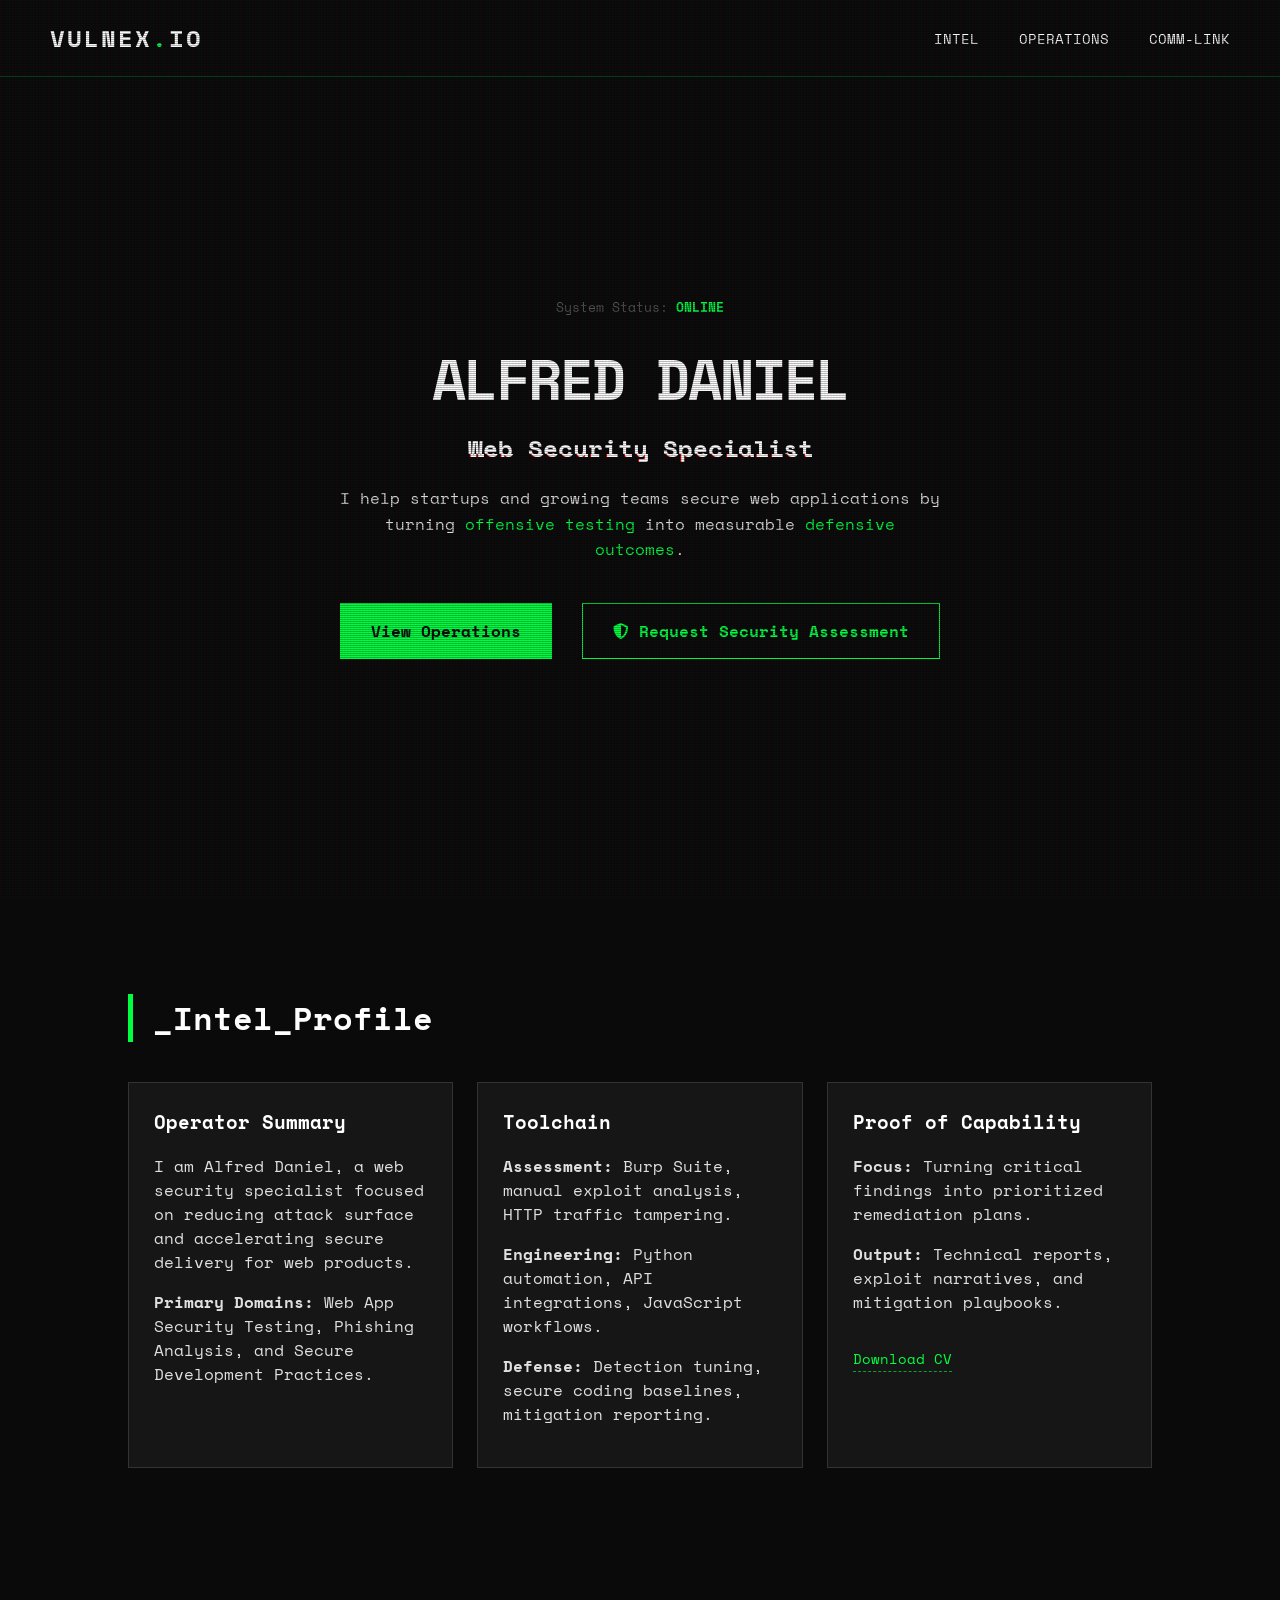
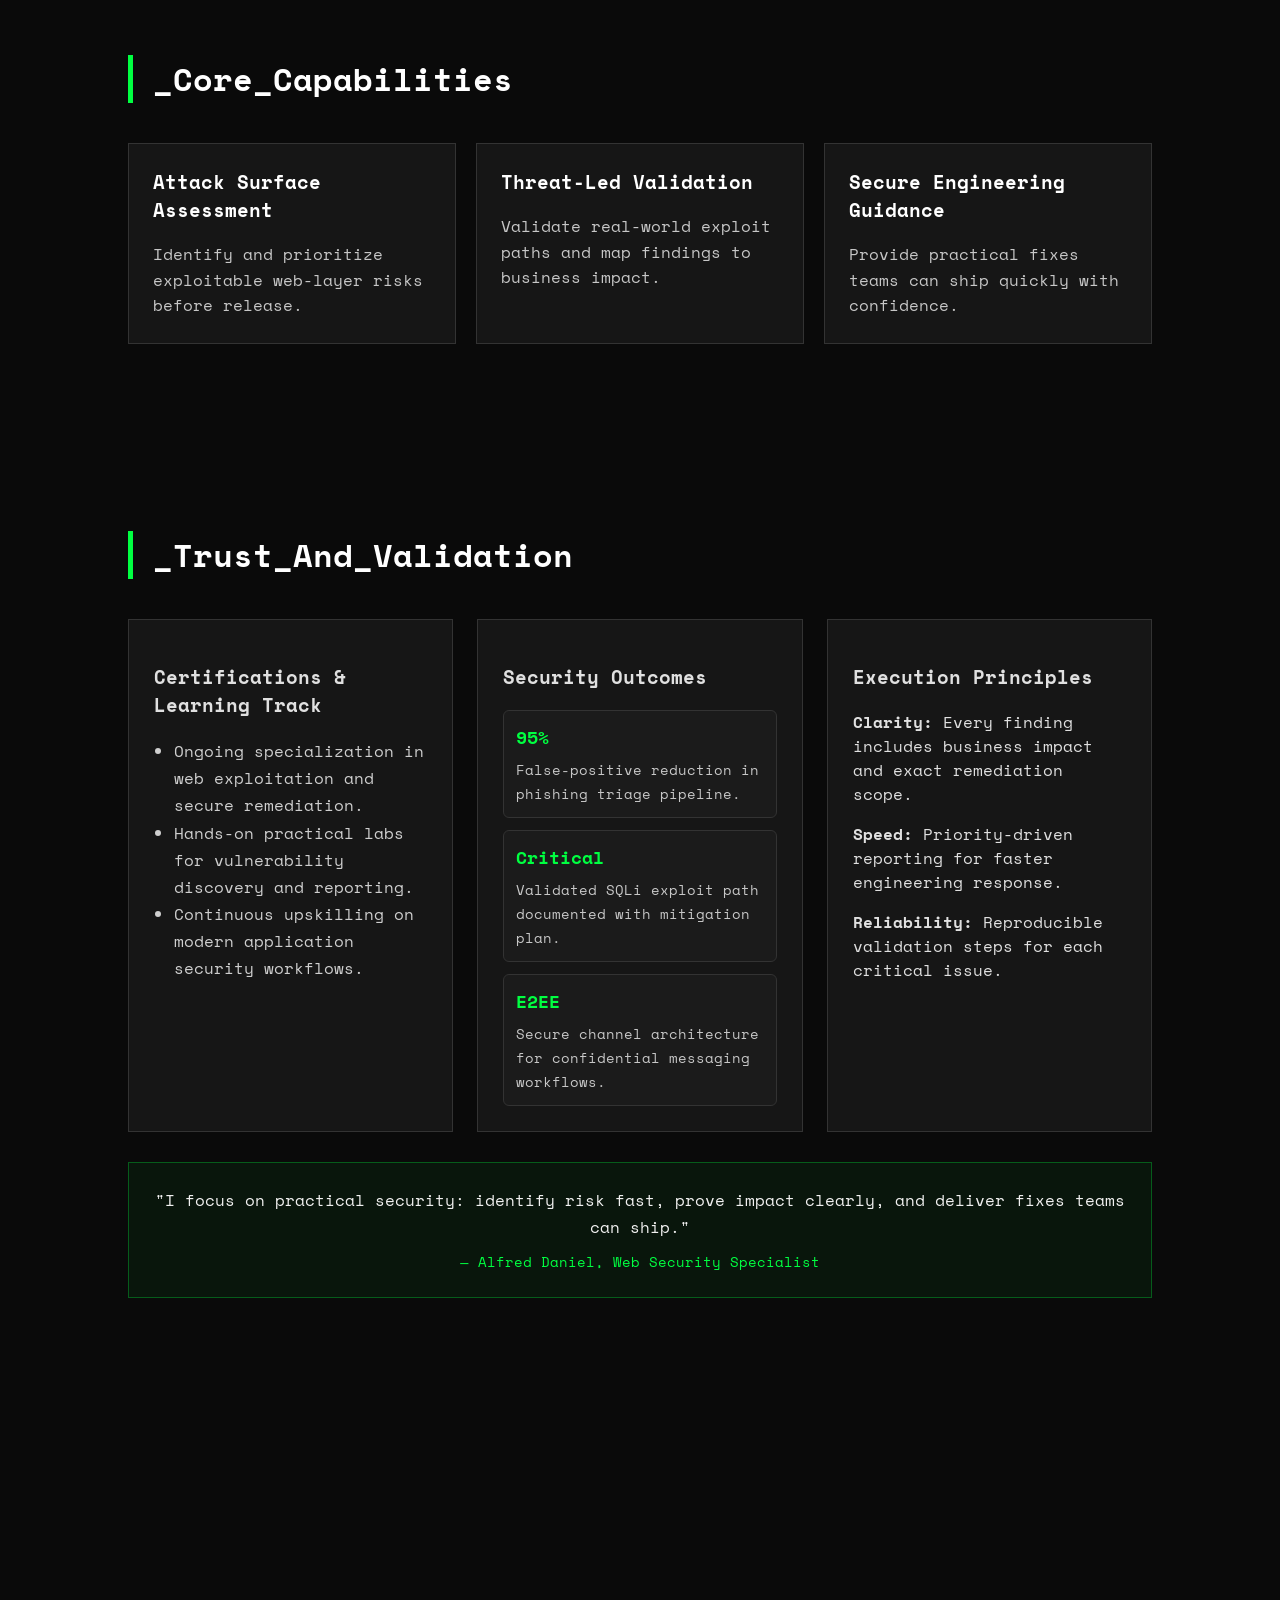
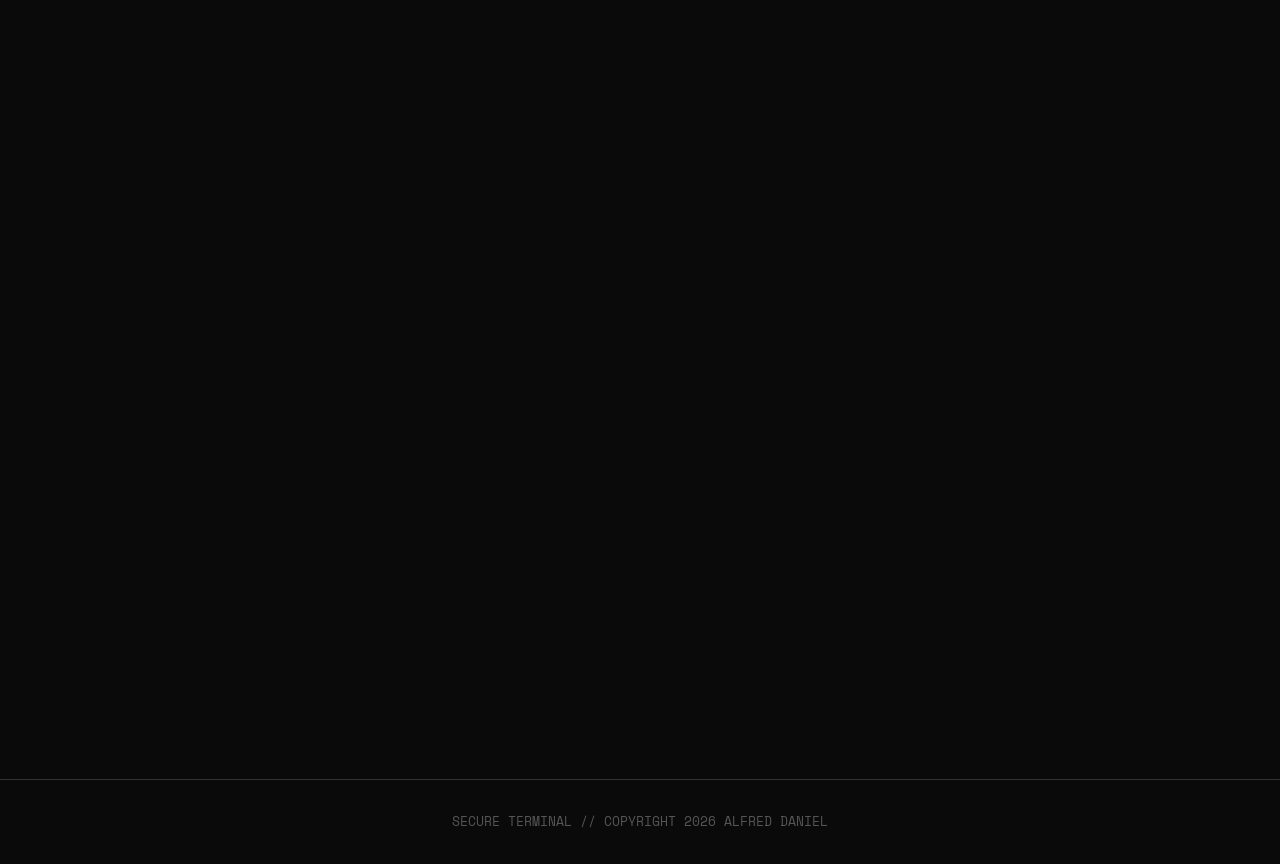
<file: index.html>
<!DOCTYPE html>
<html lang="en">
<head>
    <meta charset="UTF-8">
    <meta name="viewport" content="width=device-width, initial-scale=1.0">
    
    <meta name="description" content="Alfred Daniel's cyber security portfolio focused on web app testing, phishing defense, and secure engineering support for modern teams.">
    <meta property="og:title" content="Alfred Daniel | Web Security Specialist">
    <meta property="og:description" content="Portfolio of a Cyber Security Analyst specializing in Web Defense, Phishing Analysis, and Secure Development.">
    <meta property="og:image" content="https://vulnex279.github.io/assets/images/project.png">
    <meta property="og:url" content="https://vulnex279.github.io">
    <meta property="og:type" content="website">
    <meta name="twitter:card" content="summary_large_image">
    <meta name="twitter:title" content="Alfred Daniel | Web Security Specialist">
    <meta name="twitter:description" content="Cyber security portfolio with case studies, threat-focused projects, and secure engineering capabilities.">
    <meta name="twitter:image" content="https://vulnex279.github.io/assets/images/project.png">
    <link rel="canonical" href="https://vulnex279.github.io/">

    <link rel="icon" type="image/png" href="https://cdn-icons-png.flaticon.com/512/2913/2913133.png">
    <link rel="preconnect" href="https://fonts.googleapis.com">
    <link rel="preconnect" href="https://fonts.gstatic.com" crossorigin>
    <link rel="preconnect" href="https://cdnjs.cloudflare.com" crossorigin>
    <link rel="preconnect" href="https://unpkg.com" crossorigin>

    <title>Alfred Daniel | Web Security Specialist</title>
    
    <link href="https://fonts.googleapis.com/css2?family=Space+Mono:ital,wght@0,400;0,700;1,400&display=swap" rel="stylesheet">
    <link rel="stylesheet" href="https://cdnjs.cloudflare.com/ajax/libs/font-awesome/6.4.0/css/all.min.css">
    
    <link href="https://unpkg.com/aos@2.3.1/dist/aos.css" rel="stylesheet">

    <link rel="stylesheet" href="css/style.css">
    <link rel="stylesheet" href="css/responsive.css">
</head>
<body>

    <div class="scanlines"></div>

    <nav>
        <div class="logo">VULNEX<span class="dot">.</span>IO</div>
        <div class="links">
            <a href="#about">Intel</a>
            <a href="#projects">Operations</a>
            <a href="#contact">Comm-Link</a>
        </div>
    </nav>

    <section class="hero">
        <div class="hero-content" data-aos="fade-up">
            <p class="status">System Status: <span class="online">ONLINE</span></p>
            
            <h1 id="hacker-text" data-value="ALFRED DANIEL">ALFRED DANIEL</h1>
            <h2 class="glitch-text" data-text="Web Security Specialist">Web Security Specialist</h2>
            
            <p class="bio-text">
                I help startups and growing teams secure web applications by turning
                <span class="highlight">offensive testing</span> into measurable
                <span class="highlight">defensive outcomes</span>.
            </p>
            
            <div class="btn-group">
                <a href="#projects" class="btn primary">View Operations</a>
                <a href="#contact" class="btn secondary">
                    <i class="fa-solid fa-shield-halved"></i> Request Security Assessment
                </a>
            </div>
        </div>
    </section>

    <section id="about" class="about">
        <h2 class="section-title" data-aos="fade-right">_Intel_Profile</h2>
        <div class="about-grid">
            <div class="card" data-aos="fade-up">
                <h3>Operator Summary</h3>
                <p>I am Alfred Daniel, a web security specialist focused on reducing attack surface and accelerating secure delivery for web products.</p>
                <p><strong>Primary Domains:</strong> Web App Security Testing, Phishing Analysis, and Secure Development Practices.</p>
            </div>
            <div class="card" data-aos="fade-up" data-aos-delay="100">
                <h3>Toolchain</h3>
                <p><strong>Assessment:</strong> Burp Suite, manual exploit analysis, HTTP traffic tampering.</p>
                <p><strong>Engineering:</strong> Python automation, API integrations, JavaScript workflows.</p>
                <p><strong>Defense:</strong> Detection tuning, secure coding baselines, mitigation reporting.</p>
            </div>
            <div class="card" data-aos="fade-up" data-aos-delay="200">
                <h3>Proof of Capability</h3>
                <p><strong>Focus:</strong> Turning critical findings into prioritized remediation plans.</p>
                <p><strong>Output:</strong> Technical reports, exploit narratives, and mitigation playbooks.</p>
                <a href="documents/Alfred_Daniel_CV.pdf" download class="proof-link">Download CV</a>
            </div>
        </div>
    </section>

    <section class="capabilities">
        <h2 class="section-title" data-aos="fade-right">_Core_Capabilities</h2>
        <div class="capability-grid">
            <div class="capability-item" data-aos="zoom-in">
                <h3>Attack Surface Assessment</h3>
                <p>Identify and prioritize exploitable web-layer risks before release.</p>
            </div>
            <div class="capability-item" data-aos="zoom-in" data-aos-delay="100">
                <h3>Threat-Led Validation</h3>
                <p>Validate real-world exploit paths and map findings to business impact.</p>
            </div>
            <div class="capability-item" data-aos="zoom-in" data-aos-delay="200">
                <h3>Secure Engineering Guidance</h3>
                <p>Provide practical fixes teams can ship quickly with confidence.</p>
            </div>
        </div>
    </section>

    <section class="trust" id="trust">
        <h2 class="section-title" data-aos="fade-right">_Trust_And_Validation</h2>
        <div class="trust-grid">
            <div class="card" data-aos="fade-up">
                <h3>Certifications & Learning Track</h3>
                <ul>
                    <li>Ongoing specialization in web exploitation and secure remediation.</li>
                    <li>Hands-on practical labs for vulnerability discovery and reporting.</li>
                    <li>Continuous upskilling on modern application security workflows.</li>
                </ul>
            </div>
            <div class="card" data-aos="fade-up" data-aos-delay="100">
                <h3>Security Outcomes</h3>
                <div class="metric-grid">
                    <div class="metric-item">
                        <strong>95%</strong>
                        <span>False-positive reduction in phishing triage pipeline.</span>
                    </div>
                    <div class="metric-item">
                        <strong>Critical</strong>
                        <span>Validated SQLi exploit path documented with mitigation plan.</span>
                    </div>
                    <div class="metric-item">
                        <strong>E2EE</strong>
                        <span>Secure channel architecture for confidential messaging workflows.</span>
                    </div>
                </div>
            </div>
            <div class="card" data-aos="fade-up" data-aos-delay="200">
                <h3>Execution Principles</h3>
                <p><strong>Clarity:</strong> Every finding includes business impact and exact remediation scope.</p>
                <p><strong>Speed:</strong> Priority-driven reporting for faster engineering response.</p>
                <p><strong>Reliability:</strong> Reproducible validation steps for each critical issue.</p>
            </div>
        </div>
        <div class="testimonial-box" data-aos="zoom-in">
            <p>"I focus on practical security: identify risk fast, prove impact clearly, and deliver fixes teams can ship."</p>
            <span>— Alfred Daniel, Web Security Specialist</span>
        </div>
    </section>

    <section id="projects" class="projects">
        <h2 class="section-title" data-aos="fade-right">_Active_Operations</h2>
        
       <div class="project-grid">
            
            <div class="card" data-aos="zoom-in">
                <div class="card-header">
                    <i class="fa-solid fa-bug" style="color: #ff003c;"></i>
                    <h3 style="color: #fff;">SQLi Intel Report</h3>
                </div>
                <div class="case-study-content">
                    <p><strong>Problem:</strong> E-commerce category filter exposed SQL query execution.</p>
                    <p><strong>Approach:</strong> UNION-based payload chaining through intercepted Burp requests.</p>
                    <p><strong>Impact:</strong> Demonstrated full data exfiltration and account takeover path.</p>
                    <p><strong>Role:</strong> Lead analyst for exploit validation and mitigation guidance.</p>
                </div>
                <div class="tags" style="margin-bottom: 20px;">
                    <span style="border-color: #ff003c; color: #ff003c;">Critical CVSS: 10.0</span><span>Burp Suite</span>
                </div>
                <a href="sqli-report.html" class="btn secondary" style="display: block; text-align: center; border-color: #ff003c; color: #ff003c;">Access Full Report</a>
            </div>

            <div class="card" data-aos="zoom-in" data-aos-delay="100">
                <div class="card-image">
                    <img src="assets/images/project.png" alt="Vulnex Link-Guard Interface" loading="lazy" decoding="async" width="800" height="400">
                </div>
                <div class="card-header">
                    <h3>Vulnex Link-Guard</h3>
                </div>
                <div class="case-study-content">
                    <p><strong>Problem:</strong> High false positives in phishing URL triage workflows.</p>
                    <p><strong>Approach:</strong> Built Python pipeline with threat intelligence API enrichment.</p>
                    <p><strong>Impact:</strong> Reduced false positives by 95% using layered header analysis.</p>
                    <p><strong>Role:</strong> Designed detection logic and authored validation tests.</p>
                </div>
                <div class="tags">
                    <span>Python</span><span>Security</span><span>API</span>
                </div>
                <a href="https://github.com/Vulnex279" target="_blank" class="proof-link">View Related Work</a>
            </div>

            <div class="card" data-aos="zoom-in" data-aos-delay="200">
                <div class="card-header">
                    <i class="fa-solid fa-comments"></i>
                    <h3>Ultimate Messenger</h3>
                </div>
                <div class="case-study-content">
                    <p><strong>Problem:</strong> Need for private messaging without server-side plaintext exposure.</p>
                    <p><strong>Approach:</strong> Built WebSocket channel secured with AES-based end-to-end encryption.</p>
                    <p><strong>Impact:</strong> Reduced interception risk and blocked practical MITM visibility.</p>
                    <p><strong>Role:</strong> Implemented secure channel architecture and key exchange flow.</p>
                </div>
                <div class="tags">
                    <span>WebSockets</span><span>Encryption</span><span>JS</span>
                </div>
                <a href="#contact" class="proof-link">Request Architecture Brief</a>
            </div>

            <div class="card" data-aos="zoom-in" data-aos-delay="300">
                <div class="card-header">
                    <i class="fa-solid fa-eye"></i>
                    <h3>Project Vision</h3>
                </div>
                <div class="case-study-content">
                    <p><strong>Problem:</strong> Legacy authentication flow produced user friction and weak trust cues.</p>
                    <p><strong>Approach:</strong> Designed React-based biometric-first interface with security-first UX.</p>
                    <p><strong>Impact:</strong> Improved secure access usability and reduced login abandonment risk.</p>
                    <p><strong>Role:</strong> Led UI threat modeling and interaction design standards.</p>
                </div>
                <div class="tags">
                    <span>UI/UX</span><span>React</span><span>Auth</span>
                </div>
                <a href="#contact" class="proof-link">Discuss Implementation</a>
            </div>
        </div>
    </section>

    <section id="contact" class="contact">
        <div class="contact-box" data-aos="flip-up">
            <h2>Initialize Connection</h2>
            <p>Ready to secure your digital infrastructure?</p>
            <a href="mailto:alfreddaniel279@gmail.com" class="email-link">
                alfreddaniel279@gmail.com
            </a>
            <div class="socials">
                <a href="https://github.com/Vulnex279" target="_blank"><i class="fa-brands fa-github"></i> GitHub: Vulnex279</a>
                <span class="social-placeholder"><i class="fa-brands fa-linkedin"></i> LinkedIn Profile: Coming Soon</span>
                <a href="documents/Alfred_Daniel_CV.pdf" download><i class="fa-solid fa-file-pdf"></i> Download CV</a>
            </div>
            <form class="contact-form" action="mailto:alfreddaniel279@gmail.com" method="post" enctype="text/plain">
                <input type="text" name="name" placeholder="Your Name" required>
                <input type="email" name="email" placeholder="Your Email" required>
                <input type="text" name="company" placeholder="Company / Team (Optional)">
                <textarea name="message" placeholder="Tell me about your security requirement..." rows="5" required></textarea>
                <button type="submit" class="btn primary">Send Secure Inquiry</button>
            </form>
        </div>
    </section>

    <footer>
        <p>SECURE TERMINAL // COPYRIGHT 2026 ALFRED DANIEL</p>
    </footer>

    <script src="https://unpkg.com/aos@2.3.1/dist/aos.js" defer></script>
    <script src="js/main.js" defer></script>
</body>
</html>
</file>
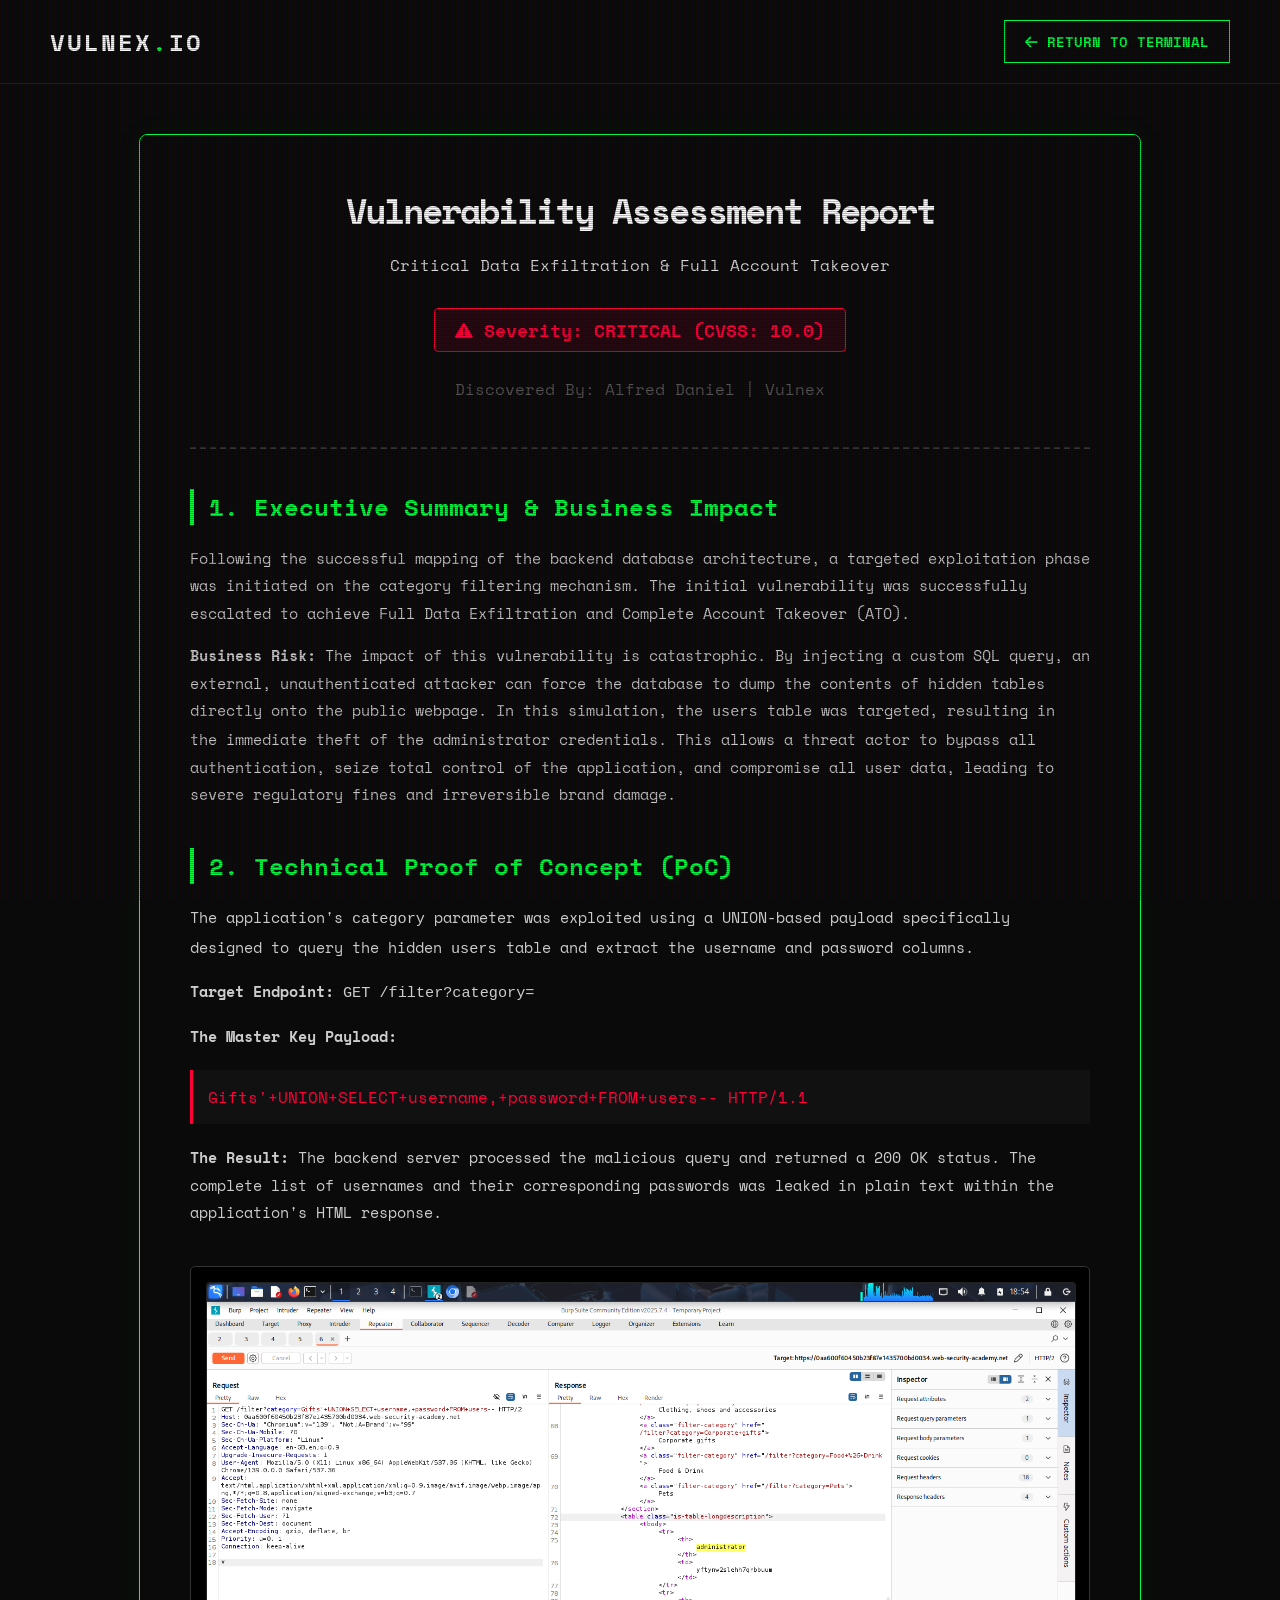
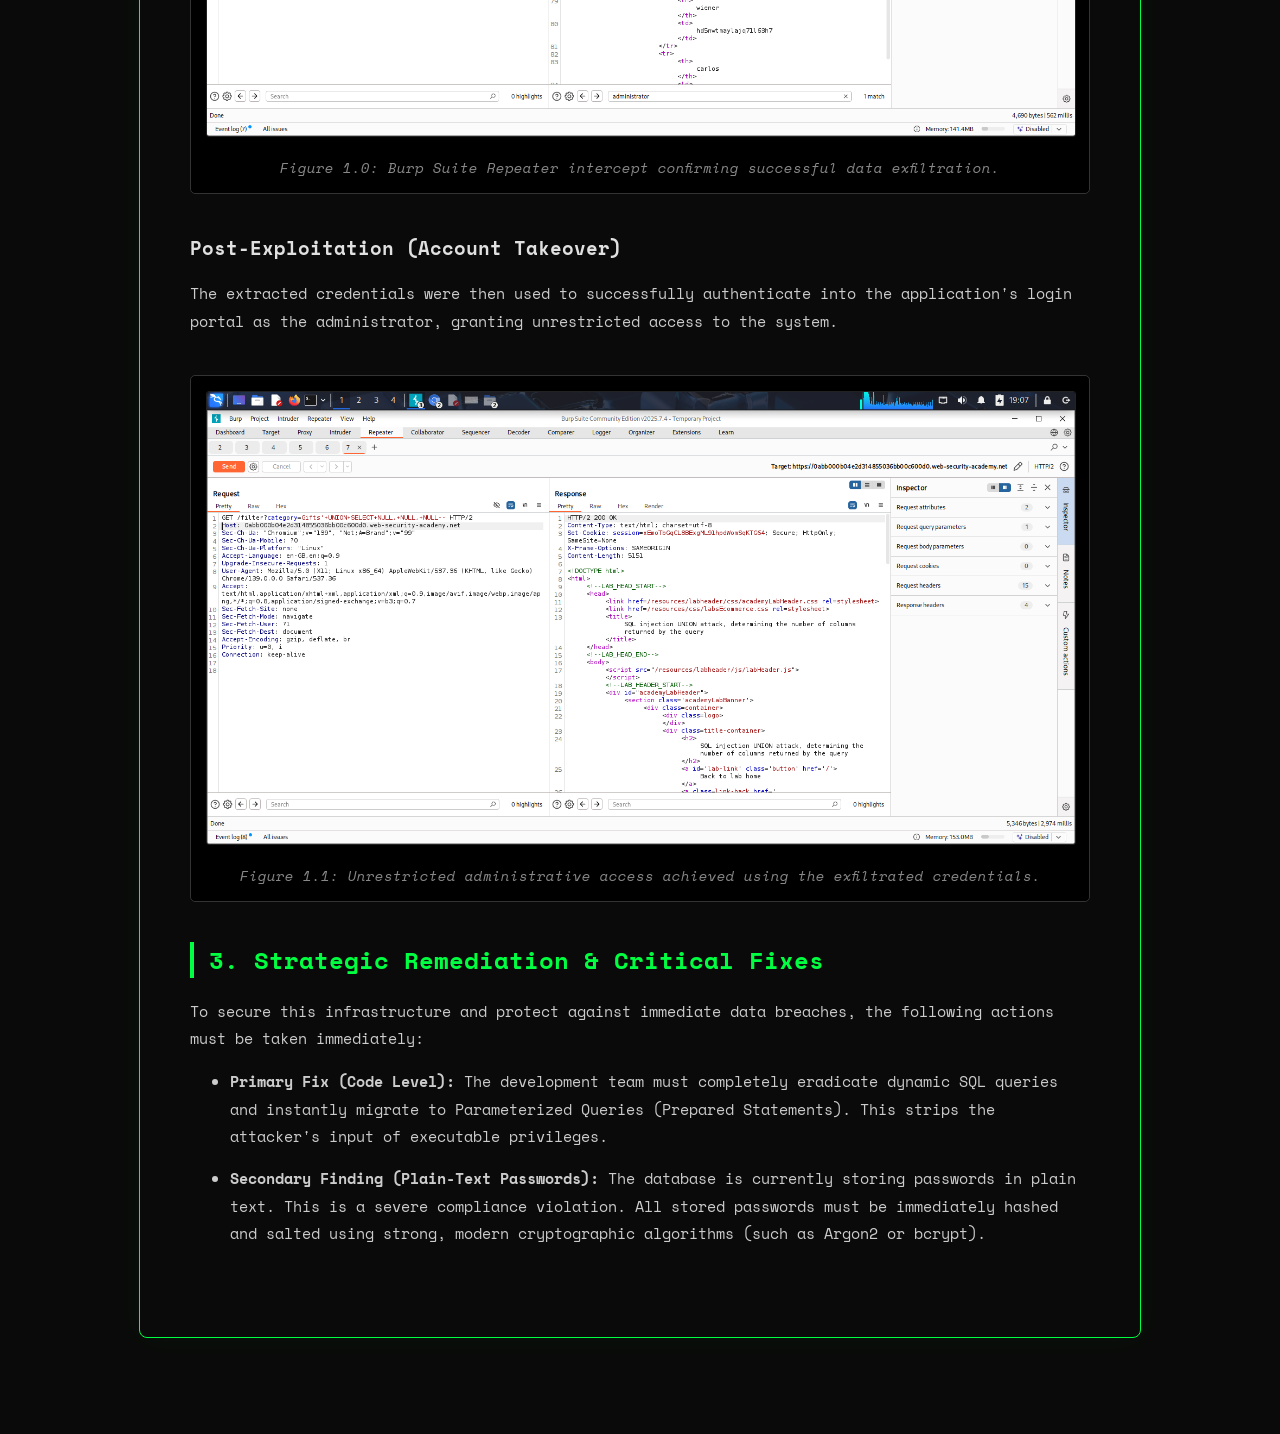
<file: sqli-report.html>
<!DOCTYPE html>
<html lang="en">
<head>
    <meta charset="UTF-8">
    <meta name="viewport" content="width=device-width, initial-scale=1.0">
    <title>Intel Report | Advanced SQLi</title>
    <link rel="icon" type="image/png" href="https://cdn-icons-png.flaticon.com/512/2913/2913133.png">
    <link rel="preconnect" href="https://fonts.googleapis.com">
    <link rel="preconnect" href="https://fonts.gstatic.com" crossorigin>
    <link rel="preconnect" href="https://cdnjs.cloudflare.com" crossorigin>
    <link rel="preconnect" href="https://cdn.jsdelivr.net" crossorigin>
    
    <link href="https://fonts.googleapis.com/css2?family=Space+Mono:ital,wght@0,400;0,700;1,400&display=swap" rel="stylesheet">
    <link rel="stylesheet" href="https://cdnjs.cloudflare.com/ajax/libs/font-awesome/6.4.0/css/all.min.css">
    <link rel="stylesheet" href="css/style.css">
    <link rel="stylesheet" href="css/responsive.css">
</head>
<body>
    <div class="scanlines"></div>

    <nav>
        <div class="logo">VULNEX<span class="dot">.</span>IO</div>
        <div class="links">
            <a href="index.html" class="btn secondary" style="margin: 0; padding: 10px 20px;"><i class="fa-solid fa-arrow-left"></i> Return to Terminal</a>
        </div>
    </nav>

    <section class="report-container">
        <div class="report-header">
            <h1>Vulnerability Assessment Report</h1>
            <p>Critical Data Exfiltration & Full Account Takeover</p>
            <div class="severity-critical">
                <i class="fa-solid fa-triangle-exclamation"></i> Severity: CRITICAL (CVSS: 10.0)
            </div>
            <p style="color: #555; margin-top: 10px;">Discovered By: Alfred Daniel | Vulnex</p>
        </div>

        <div class="report-section">
            <h2>1. Executive Summary & Business Impact</h2>
            <p>Following the successful mapping of the backend database architecture, a targeted exploitation phase was initiated on the category filtering mechanism. The initial vulnerability was successfully escalated to achieve Full Data Exfiltration and Complete Account Takeover (ATO).</p>
            <p><strong>Business Risk:</strong> The impact of this vulnerability is catastrophic. By injecting a custom SQL query, an external, unauthenticated attacker can force the database to dump the contents of hidden tables directly onto the public webpage. In this simulation, the <code>users</code> table was targeted, resulting in the immediate theft of the administrator credentials. This allows a threat actor to bypass all authentication, seize total control of the application, and compromise all user data, leading to severe regulatory fines and irreversible brand damage.</p>
        </div>

        <div class="report-section">
            <h2>2. Technical Proof of Concept (PoC)</h2>
            <p>The application's <code>category</code> parameter was exploited using a UNION-based payload specifically designed to query the hidden <code>users</code> table and extract the username and password columns.</p>
            
            <p><strong>Target Endpoint:</strong> <code>GET /filter?category=</code></p>
            
            <p><strong>The Master Key Payload:</strong></p>
            <div class="payload-block">
                Gifts'+UNION+SELECT+username,+password+FROM+users-- HTTP/1.1
            </div>

            <p><strong>The Result:</strong> The backend server processed the malicious query and returned a 200 OK status. The complete list of usernames and their corresponding passwords was leaked in plain text within the application's HTML response.</p>

            <div class="report-image-box">
                <img src="assets/images/burp-payload.png" alt="Burp Suite Payload Execution" loading="lazy" decoding="async" width="1280" height="720">
                <span class="report-caption">Figure 1.0: Burp Suite Repeater intercept confirming successful data exfiltration.</span>
            </div>

            <h3>Post-Exploitation (Account Takeover)</h3>
            <p>The extracted credentials were then used to successfully authenticate into the application's login portal as the administrator, granting unrestricted access to the system.</p>

            <div class="report-image-box">
                <img src="assets/images/burp-leak.png" alt="Account Takeover Confirmation" loading="lazy" decoding="async" width="1280" height="720">
                <span class="report-caption">Figure 1.1: Unrestricted administrative access achieved using the exfiltrated credentials.</span>
            </div>
        </div>

        <div class="report-section">
            <h2>3. Strategic Remediation & Critical Fixes</h2>
            <p>To secure this infrastructure and protect against immediate data breaches, the following actions must be taken immediately:</p>
            <ul>
                <li style="margin-bottom: 15px; color: #ccc;"><strong>Primary Fix (Code Level):</strong> The development team must completely eradicate dynamic SQL queries and instantly migrate to Parameterized Queries (Prepared Statements). This strips the attacker's input of executable privileges.</li>
                <li style="color: #ccc;"><strong>Secondary Finding (Plain-Text Passwords):</strong> The database is currently storing passwords in plain text. This is a severe compliance violation. All stored passwords must be immediately hashed and salted using strong, modern cryptographic algorithms (such as Argon2 or bcrypt).</li>
            </ul>
        </div>
    </section>

    <script src="js/main.js" defer></script>
</body>
</html>
</file>
<file: css/style.css>
/* RESET & VARIABLES */
:root {
    --neon: #00ff41;       /* Hacker Green */
    --dark: #0a0a0a;       /* Deep Black */
    --glass: rgba(255, 255, 255, 0.05);
    --font-main: 'Space Mono', monospace;
}

body {
    background-color: var(--dark);
    color: #e0e0e0;
    font-family: var(--font-main);
    margin: 0; padding: 0;
    overflow-x: hidden;
    text-rendering: optimizeLegibility;
    -webkit-font-smoothing: antialiased;
}

/* SCANLINE MONITOR EFFECT */
.scanlines {
    position: fixed; top: 0; left: 0; width: 100%; height: 100%;
    background: linear-gradient(rgba(18, 16, 16, 0) 50%, rgba(0, 0, 0, 0.25) 50%), linear-gradient(90deg, rgba(255, 0, 0, 0.06), rgba(0, 255, 0, 0.02), rgba(0, 0, 255, 0.06));
    background-size: 100% 2px, 3px 100%;
    pointer-events: none; z-index: 999;
}

/* NAVIGATION */
nav {
    display: flex; justify-content: space-between; padding: 20px 50px;
    align-items: center; border-bottom: 1px solid rgba(0, 255, 65, 0.2);
}
.logo { font-weight: 700; font-size: 1.5rem; letter-spacing: 2px; color: #fff; }
.dot { color: var(--neon); }
.links a { color: #fff; text-decoration: none; margin-left: 30px; font-size: 0.9rem; text-transform: uppercase; }
.links a:hover { color: var(--neon); }

/* HERO SECTION */
.hero {
    min-height: 90vh; display: flex; justify-content: center; align-items: center;
    text-align: center; padding: 0 20px;
}
h1 { font-size: 3.5rem; margin: 0; letter-spacing: -2px; color: #fff; }
.highlight { color: var(--neon); }
.status { font-size: 0.8rem; margin-bottom: 20px; color: #555; }
.online { color: var(--neon); font-weight: bold; animation: blink 2s infinite; }
.bio-text { max-width: 600px; margin: 20px auto; line-height: 1.6; }

/* BUTTONS */
.btn {
    padding: 15px 30px; margin: 20px 10px; text-decoration: none;
    font-weight: bold; border: 1px solid var(--neon); display: inline-block; transition: 0.3s;
}
.btn.primary { background: var(--neon); color: var(--dark); }
.btn.primary:hover { background: transparent; color: var(--neon); box-shadow: 0 0 15px var(--neon); }
.btn.secondary { color: var(--neon); }
.btn.secondary:hover { background: rgba(0, 255, 65, 0.1); }

/* PROJECTS & CARDS */
.about, .capabilities, .trust, .projects, .contact { padding: 80px 10%; }
.about, .capabilities, .trust, .projects, .contact {
    content-visibility: auto;
    contain-intrinsic-size: 1px 900px;
}
.section-title { font-size: 2rem; border-left: 5px solid var(--neon); padding-left: 20px; margin-bottom: 40px; color: #fff; }

.about-grid {
    display: grid;
    grid-template-columns: repeat(auto-fit, minmax(260px, 1fr));
    gap: 24px;
}

.about-grid .card h3 {
    margin-top: 0;
    color: #fff;
}

.capability-grid {
    display: grid;
    grid-template-columns: repeat(auto-fit, minmax(260px, 1fr));
    gap: 20px;
}

.capability-item {
    background: var(--glass);
    border: 1px solid #333;
    padding: 24px;
}

.capability-item h3 {
    margin-top: 0;
    color: #fff;
}

.capability-item p {
    margin-bottom: 0;
    color: #c7c7c7;
    line-height: 1.6;
}

.trust-grid {
    display: grid;
    grid-template-columns: repeat(auto-fit, minmax(260px, 1fr));
    gap: 24px;
}

.trust-grid ul {
    margin: 0;
    padding-left: 20px;
    line-height: 1.7;
    color: #cfcfcf;
}

.metric-grid {
    display: grid;
    gap: 12px;
}

.metric-item {
    border: 1px solid #333;
    background: rgba(255, 255, 255, 0.02);
    padding: 12px;
    border-radius: 6px;
}

.metric-item strong {
    color: var(--neon);
    display: block;
    font-size: 1.15rem;
    margin-bottom: 6px;
}

.metric-item span {
    color: #c7c7c7;
    font-size: 0.9rem;
    line-height: 1.5;
}

.testimonial-box {
    margin-top: 30px;
    border: 1px solid rgba(0, 255, 65, 0.3);
    background: rgba(0, 255, 65, 0.05);
    padding: 24px;
    text-align: center;
}

.testimonial-box p {
    margin: 0 0 8px 0;
    color: #f1f1f1;
    line-height: 1.7;
}

.testimonial-box span {
    color: var(--neon);
    font-size: 0.85rem;
}

.project-grid {
    display: grid; grid-template-columns: repeat(auto-fit, minmax(300px, 1fr)); gap: 30px;
}
.card {
    background: var(--glass); border: 1px solid #333; padding: 25px; transition: 0.3s;
}
.card:hover { transform: translateY(-10px); border-color: var(--neon); box-shadow: 0 10px 30px -10px rgba(0, 255, 65, 0.2); }
.card-header i { font-size: 2rem; color: var(--neon); margin-bottom: 15px; }
.card-header h3 { margin: 0 0 10px 0; color: #fff; }
.case-study-content p { margin: 0 0 12px 0; line-height: 1.6; }
.tags span {
    font-size: 0.7rem; border: 1px solid #555; padding: 5px 10px; margin-right: 5px; border-radius: 20px; display: inline-block; margin-top: 10px;
}

.proof-link {
    display: inline-block;
    margin-top: 18px;
    color: var(--neon);
    text-decoration: none;
    border-bottom: 1px dashed rgba(0, 255, 65, 0.6);
    padding-bottom: 2px;
    font-size: 0.9rem;
}

.proof-link:hover {
    color: #fff;
    border-bottom-color: #fff;
}

/* === NEW CODE FOR PROJECT IMAGE === */
.card-image img {
    width: 100%;
    height: 160px;
    object-fit: cover;
    border-radius: 5px;
    margin-bottom: 15px;
    border: 1px solid #333;
    display: block;
}

img {
    max-width: 100%;
    height: auto;
}

/* GLITCH EFFECT */
.glitch-text { position: relative; color: white; font-size: 1.5rem; margin: 10px 0; }
.glitch-text::before, .glitch-text::after {
    content: attr(data-text); position: absolute; top: 0; left: 0; width: 100%; height: 100%; background: var(--dark);
}
.glitch-text::before { left: 2px; text-shadow: -1px 0 red; clip: rect(24px, 550px, 90px, 0); animation: glitch-anim-2 3s infinite linear alternate-reverse; }
.glitch-text::after { left: -2px; text-shadow: -1px 0 blue; clip: rect(85px, 550px, 140px, 0); animation: glitch-anim-1 2.5s infinite linear alternate-reverse; }

/* CONTACT */
.contact { text-align: center; }
.contact-box { background: var(--glass); padding: 50px; border: 1px solid var(--neon); display: inline-block; width: 100%; max-width: 600px; }
.email-link { display: block; font-size: 1.2rem; color: var(--neon); margin: 20px 0; }
.socials {
    display: flex;
    flex-direction: column;
    gap: 10px;
    margin-bottom: 25px;
}
.socials a { color: #fff; text-decoration: none; font-size: 1rem; }
.social-placeholder { color: #8a8a8a; font-size: 1rem; }

.contact-form {
    display: flex;
    flex-direction: column;
    gap: 12px;
}

.contact-form input,
.contact-form textarea {
    width: 100%;
    box-sizing: border-box;
    background: #101010;
    border: 1px solid #2b2b2b;
    color: #fff;
    font-family: var(--font-main);
    padding: 12px;
}

.contact-form input:focus,
.contact-form textarea:focus {
    outline: none;
    border-color: var(--neon);
    box-shadow: 0 0 10px rgba(0, 255, 65, 0.15);
}

.contact-form .btn {
    margin: 10px 0 0 0;
    cursor: pointer;
}

/* FOOTER */
footer { text-align: center; padding: 20px; font-size: 0.8rem; color: #555; border-top: 1px solid #333; }

/* ANIMATIONS */
@keyframes blink { 0%, 100% { opacity: 1; } 50% { opacity: 0; } }
@keyframes glitch-anim-1 { 0% { clip: rect(20px, 9999px, 80px, 0); } 100% { clip: rect(100px, 9999px, 20px, 0); } }
@keyframes glitch-anim-2 { 0% { clip: rect(100px, 9999px, 30px, 0); } 100% { clip: rect(20px, 9999px, 90px, 0); } }

@media (prefers-reduced-motion: reduce) {
    * {
        animation-duration: 0.01ms !important;
        animation-iteration-count: 1 !important;
        transition-duration: 0.01ms !important;
        scroll-behavior: auto !important;
    }

    .scanlines,
    .glitch-text::before,
    .glitch-text::after {
        display: none;
    }
}
/* =========================================
   THREAT INTEL REPORT PAGE STYLES (Phase 3)
   ========================================= */
.report-container {
    max-width: 900px;
    margin: 50px auto 100px auto;
    padding: 50px;
    background: rgba(10, 10, 10, 0.95);
    border: 1px solid var(--neon);
    border-radius: 8px;
    box-shadow: 0 0 30px rgba(0, 255, 65, 0.05);
    position: relative;
    z-index: 10;
}
.report-header {
    text-align: center;
    border-bottom: 2px dashed #333;
    padding-bottom: 30px;
    margin-bottom: 40px;
}
.report-header h1 {
    font-size: 2.2rem;
    margin-bottom: 10px;
    color: #fff;
}
.severity-critical {
    background: rgba(255, 0, 60, 0.1);
    color: #ff003c;
    border: 1px solid #ff003c;
    padding: 8px 20px;
    border-radius: 4px;
    font-weight: bold;
    display: inline-block;
    margin: 15px 0;
    font-size: 1.1rem;
    animation: pulse-red 2s infinite;
}
.report-section {
    margin-bottom: 40px;
}
.report-section h2 {
    color: var(--neon);
    border-left: 4px solid var(--neon);
    padding-left: 15px;
    margin-bottom: 20px;
    font-size: 1.5rem;
}
.report-section p, .report-section li {
    line-height: 1.8;
    color: #ccc;
    margin-bottom: 15px;
    font-size: 0.95rem;
}
.report-image-box {
    margin: 40px 0;
    text-align: center;
    background: #000;
    padding: 15px;
    border: 1px solid #333;
    border-radius: 5px;
}
.report-image-box img {
    max-width: 100%;
    height: auto;
    border: 1px solid #222;
    border-radius: 3px;
}
.report-caption {
    font-size: 0.85rem;
    color: #888;
    font-style: italic;
    margin-top: 15px;
    display: block;
}
.payload-block {
    background: #111;
    border-left: 3px solid #ff003c;
    padding: 15px;
    font-family: var(--font-main);
    color: #ff003c;
    overflow-x: auto;
    margin: 20px 0;
    word-break: break-all;
}
@keyframes pulse-red {
    0% { box-shadow: 0 0 0 0 rgba(255, 0, 60, 0.4); }
    70% { box-shadow: 0 0 15px 10px rgba(255, 0, 60, 0); }
    100% { box-shadow: 0 0 0 0 rgba(255, 0, 60, 0); }
}
</file>
<file: css/responsive.css>
/* MOBILE RESPONSIVENESS (Phone View) */

@media (max-width: 768px) {
    
    /* 1. Adjust Text Sizes */
    h1 { font-size: 2.2rem; } /* Make name smaller */
    h2 { font-size: 1.5rem; } /* Make subtitles smaller */
    
    /* 2. Stack the Navigation Bar */
    nav {
        flex-direction: column;
        padding: 15px;
    }
    .links {
        margin-top: 15px;
        display: flex;
        flex-direction: column; /* Stack links vertically */
        gap: 15px;
    }
    .links a { margin-left: 0; }

    /* 3. Stack the Grid Layouts */
    .project-grid, .about-grid, .capability-grid, .trust-grid {
        grid-template-columns: 1fr; /* Force 1 column */
        display: flex;
        flex-direction: column;
    }

    /* 4. Fix Hero Section Spacing */
    .hero {
        height: auto;
        padding: 100px 20px;
    }

    .about, .capabilities, .trust, .projects, .contact {
        padding: 60px 20px;
    }

    .btn {
        width: 100%;
        max-width: 320px;
        box-sizing: border-box;
    }

    .contact-box {
        padding: 28px 20px;
    }

    .testimonial-box {
        text-align: left;
    }

    /* 5. Center the Profile Picture */
    .profile-container {
        display: flex;
        justify-content: center;
    }
    
    .profile-pic {
        width: 120px;
        height: 120px;
    }
}
</file>
